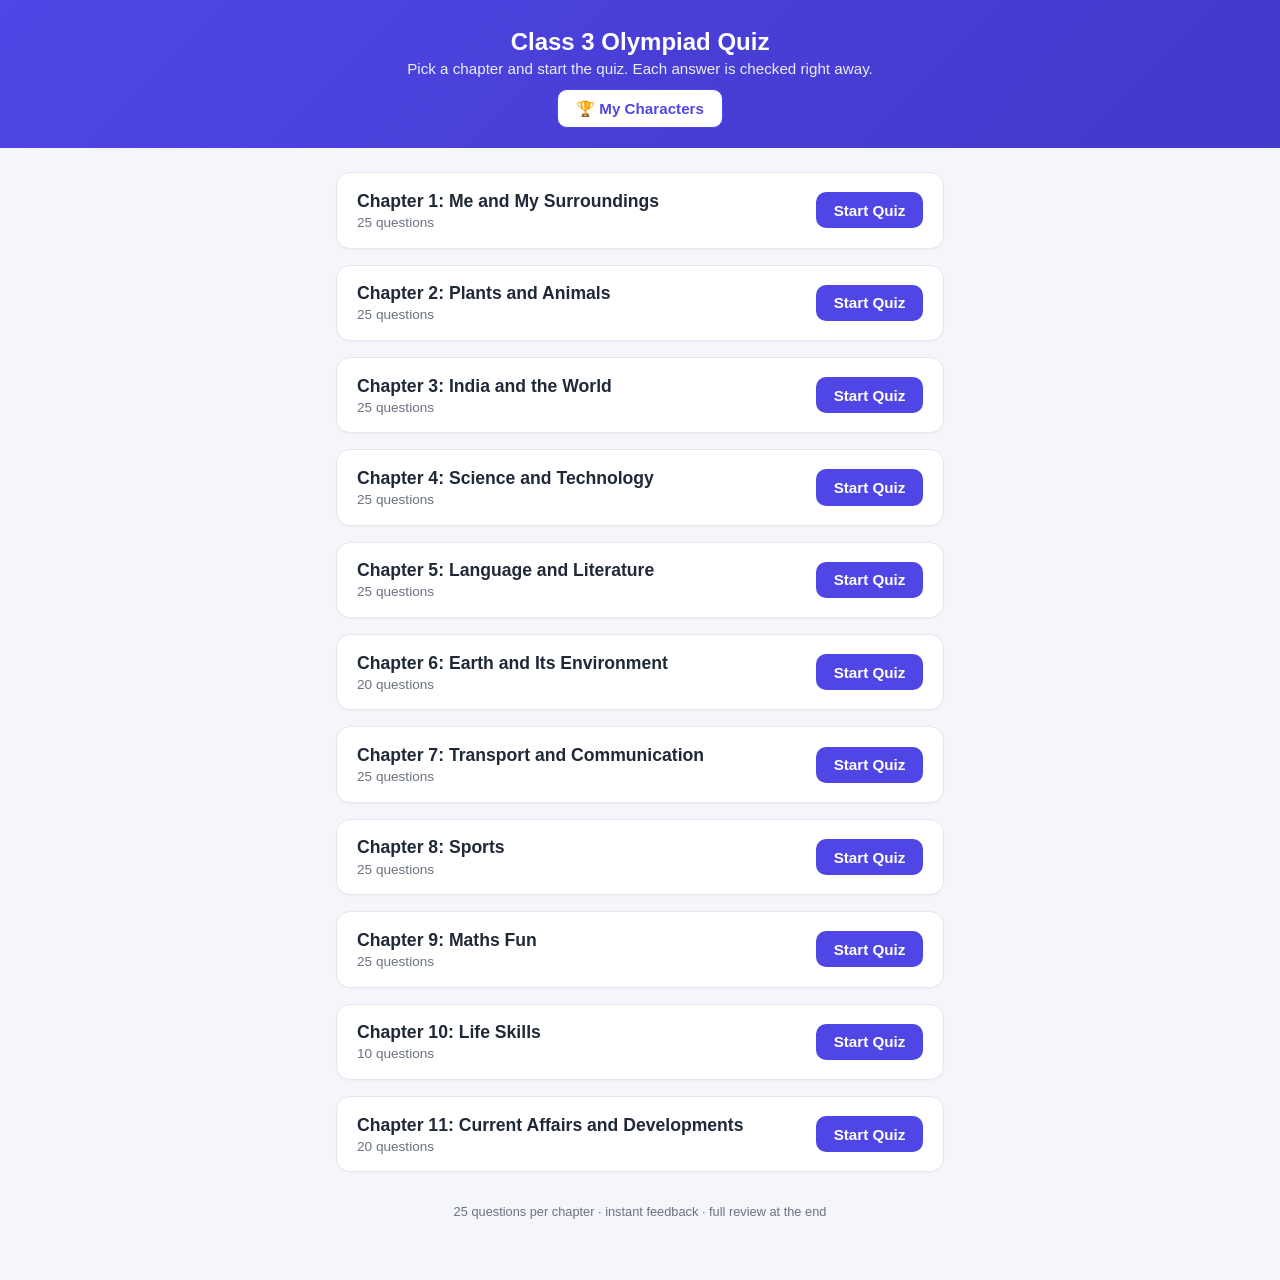
<file: index.html>
<!doctype html>
<html lang="en">
<head>
<meta charset="utf-8">
<meta name="viewport" content="width=device-width, initial-scale=1">
<title>Class 3 Olympiad Quiz</title>
<link rel="stylesheet" href="css/style.css">
</head>
<body>
  <header class="site-header">
    <h1>Class 3 Olympiad Quiz</h1>
    <p class="subtitle">Pick a chapter and start the quiz. Each answer is checked right away.</p>
    <a class="btn secondary characters-link" href="characters.html">🏆 My Characters</a>
  </header>

  <main class="chapter-list" id="chapterList" aria-live="polite">
    <p class="loading">Loading chapters&hellip;</p>
  </main>

  <footer class="site-footer">
    <p>25 questions per chapter &middot; instant feedback &middot; full review at the end</p>
  </footer>

  <script src="js/app.js"></script>
  <script>
    loadChapterList('chapterList');
  </script>
</body>
</html>
</file>
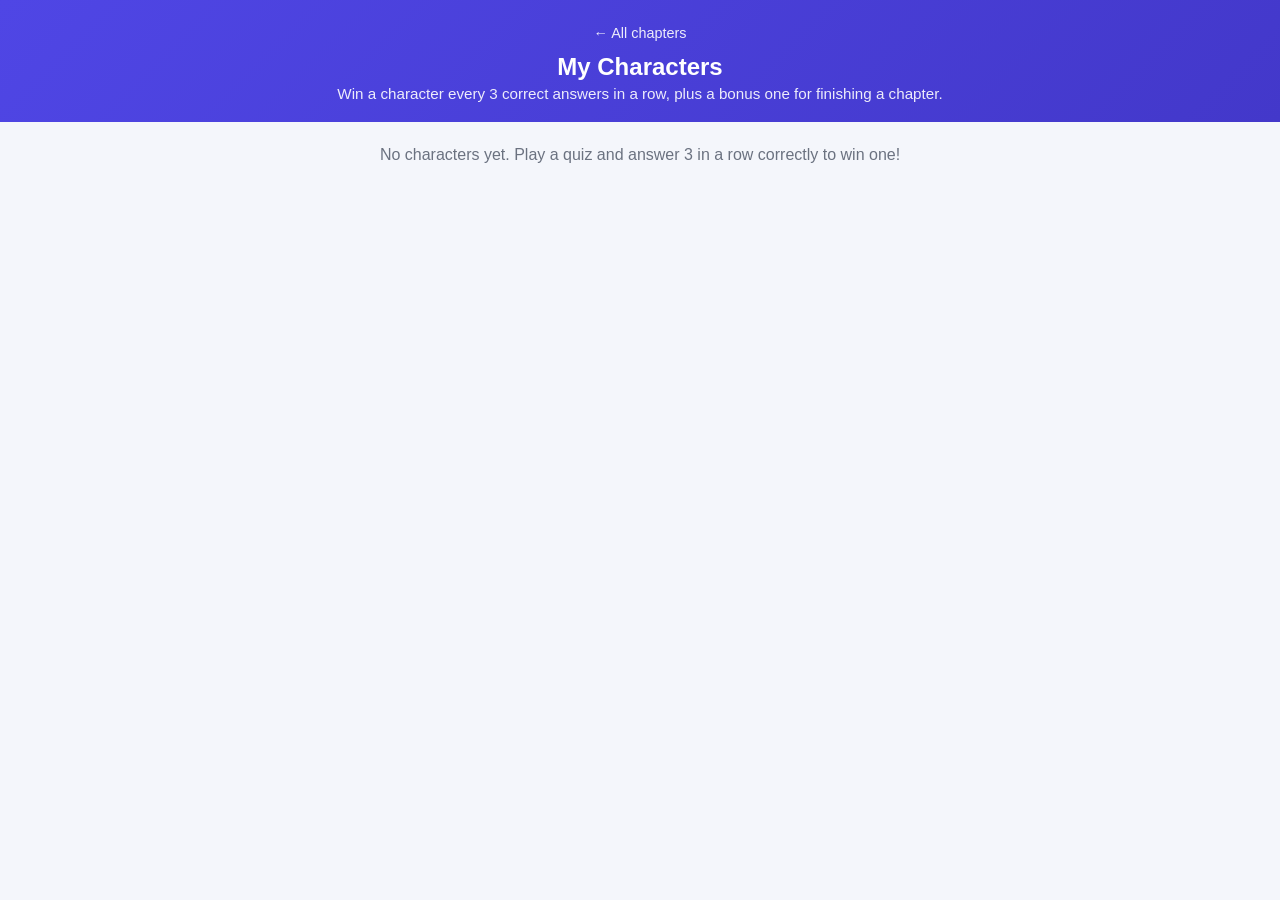
<file: characters.html>
<!doctype html>
<html lang="en">
<head>
<meta charset="utf-8">
<meta name="viewport" content="width=device-width, initial-scale=1">
<title>My Characters &ndash; Class 3 Olympiad</title>
<link rel="stylesheet" href="css/style.css">
</head>
<body>
  <header class="site-header">
    <a class="back-link" href="index.html">&larr; All chapters</a>
    <h1>My Characters</h1>
    <p class="subtitle">Win a character every 3 correct answers in a row, plus a bonus one for finishing a chapter.</p>
  </header>

  <main id="albumRoot">
    <p class="loading">Loading your collection&hellip;</p>
  </main>

  <script src="js/app.js"></script>
  <script>
    loadCharacterAlbum('albumRoot');
  </script>
</body>
</html>
</file>
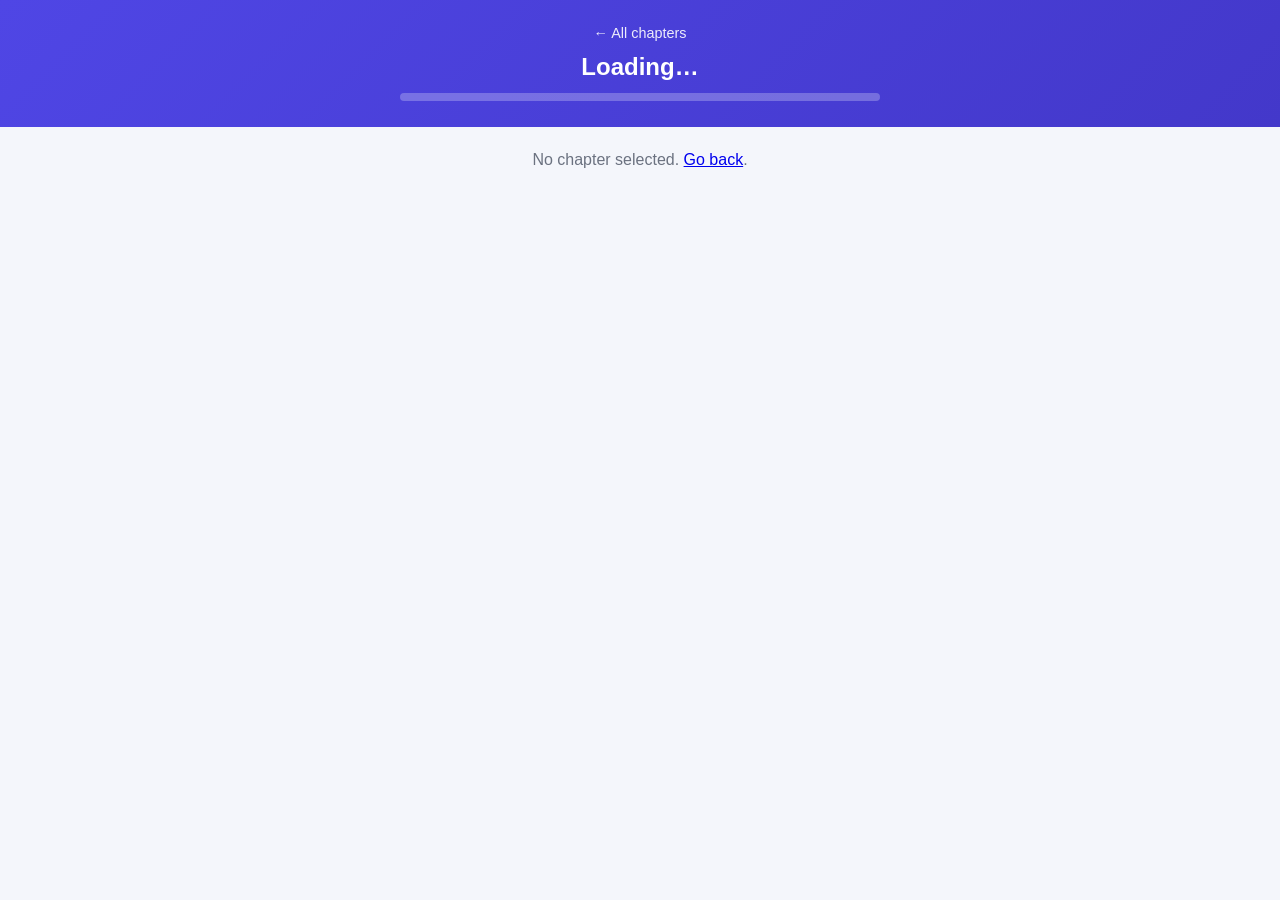
<file: quiz.html>
<!doctype html>
<html lang="en">
<head>
<meta charset="utf-8">
<meta name="viewport" content="width=device-width, initial-scale=1">
<title>Quiz &ndash; Class 3 Olympiad</title>
<link rel="stylesheet" href="css/style.css">
</head>
<body>
  <header class="site-header">
    <a class="back-link" href="index.html">&larr; All chapters</a>
    <h1 id="chapterTitle">Loading&hellip;</h1>
    <div class="progress-bar"><div class="progress-fill" id="progressFill"></div></div>
    <p class="progress-text" id="progressText"></p>
  </header>

  <main id="quizRoot">
    <p class="loading">Loading questions&hellip;</p>
  </main>

  <script src="js/app.js"></script>
  <script>
    runQuiz('quizRoot');
  </script>
</body>
</html>
</file>
<file: css/style.css>
:root {
  --bg: #f4f6fb;
  --card: #ffffff;
  --text: #1f2937;
  --muted: #6b7280;
  --primary: #4f46e5;
  --primary-dark: #4338ca;
  --correct: #16a34a;
  --correct-bg: #dcfce7;
  --wrong: #dc2626;
  --wrong-bg: #fee2e2;
  --border: #e5e7eb;
}

* { box-sizing: border-box; }

body {
  margin: 0;
  font-family: -apple-system, BlinkMacSystemFont, "Segoe UI", Roboto, Helvetica, Arial, sans-serif;
  background: var(--bg);
  color: var(--text);
  padding-bottom: 3rem;
}

.site-header {
  background: linear-gradient(135deg, var(--primary), var(--primary-dark));
  color: #fff;
  padding: 1.5rem 1rem 1.25rem;
  text-align: center;
}

.site-header h1 {
  margin: 0.25rem 0;
  font-size: 1.5rem;
}

.subtitle {
  margin: 0.25rem 0 0;
  opacity: 0.9;
  font-size: 0.95rem;
}

.back-link {
  display: inline-block;
  color: #fff;
  text-decoration: none;
  font-size: 0.9rem;
  opacity: 0.9;
  margin-bottom: 0.5rem;
}

.back-link:hover { text-decoration: underline; }

.progress-bar {
  background: rgba(255,255,255,0.25);
  border-radius: 999px;
  height: 8px;
  max-width: 480px;
  margin: 0.75rem auto 0;
  overflow: hidden;
}

.progress-fill {
  background: #fff;
  height: 100%;
  width: 0%;
  transition: width 0.25s ease;
}

.progress-text {
  margin: 0.35rem 0 0;
  font-size: 0.85rem;
  opacity: 0.9;
}

main {
  max-width: 640px;
  margin: 1.5rem auto;
  padding: 0 1rem;
}

.loading { text-align: center; color: var(--muted); }

/* Chapter list */
.chapter-card {
  background: var(--card);
  border: 1px solid var(--border);
  border-radius: 14px;
  padding: 1.1rem 1.25rem;
  margin-bottom: 1rem;
  display: flex;
  align-items: center;
  justify-content: space-between;
  gap: 1rem;
  box-shadow: 0 1px 2px rgba(0,0,0,0.03);
}

.chapter-card .chapter-info h2 {
  margin: 0 0 0.2rem;
  font-size: 1.1rem;
}

.chapter-card .chapter-info p {
  margin: 0;
  color: var(--muted);
  font-size: 0.85rem;
}

.btn {
  display: inline-block;
  background: var(--primary);
  color: #fff;
  border: none;
  border-radius: 10px;
  padding: 0.6rem 1.1rem;
  font-size: 0.95rem;
  font-weight: 600;
  text-decoration: none;
  cursor: pointer;
  white-space: nowrap;
}

.btn:hover { background: var(--primary-dark); }
.btn.secondary { background: #fff; color: var(--primary); border: 1px solid var(--primary); }
.btn.secondary:hover { background: #eef2ff; }

/* Question card */
.question-card {
  background: var(--card);
  border: 1px solid var(--border);
  border-radius: 14px;
  padding: 1.25rem;
  margin-bottom: 1rem;
}

.question-number {
  color: var(--primary);
  font-weight: 700;
  font-size: 0.85rem;
  text-transform: uppercase;
  letter-spacing: 0.03em;
}

.question-text {
  font-size: 1.08rem;
  line-height: 1.45;
  margin: 0.4rem 0 1rem;
}

.question-image {
  display: block;
  max-width: 100%;
  max-height: 260px;
  object-fit: contain;
  margin: 0 auto 1rem;
  border-radius: 10px;
  border: 1px solid var(--border);
  background: #fff;
}

.extra-images {
  display: flex;
  flex-wrap: wrap;
  gap: 0.6rem;
  justify-content: center;
  margin-bottom: 1rem;
}

.extra-images figure {
  margin: 0;
  text-align: center;
}

.extra-images img {
  width: 100px;
  height: 70px;
  object-fit: contain;
  border: 1px solid var(--border);
  border-radius: 8px;
  background: #fff;
}

.extra-images figcaption {
  font-size: 0.75rem;
  color: var(--muted);
  margin-top: 0.2rem;
}

.options {
  display: grid;
  gap: 0.6rem;
}

.option-btn {
  display: flex;
  align-items: center;
  gap: 0.7rem;
  width: 100%;
  text-align: left;
  background: #fff;
  border: 2px solid var(--border);
  border-radius: 12px;
  padding: 0.65rem 0.85rem;
  font-size: 0.98rem;
  color: var(--text);
  cursor: pointer;
  transition: border-color 0.15s, background 0.15s;
}

.option-btn:hover:not(:disabled) {
  border-color: var(--primary);
  background: #eef2ff;
}

.option-btn .option-letter {
  flex: 0 0 auto;
  width: 1.7rem;
  height: 1.7rem;
  border-radius: 50%;
  background: var(--bg);
  display: flex;
  align-items: center;
  justify-content: center;
  font-weight: 700;
  font-size: 0.85rem;
  color: var(--muted);
}

.option-btn img {
  width: 64px;
  height: 64px;
  object-fit: contain;
  border-radius: 6px;
  background: #fff;
  flex: 0 0 auto;
}

.option-btn .option-label {
  flex: 1 1 auto;
}

.option-btn:disabled { cursor: default; }

.option-btn.correct {
  border-color: var(--correct);
  background: var(--correct-bg);
}
.option-btn.correct .option-letter { background: var(--correct); color: #fff; }

.option-btn.wrong {
  border-color: var(--wrong);
  background: var(--wrong-bg);
}
.option-btn.wrong .option-letter { background: var(--wrong); color: #fff; }

.feedback {
  margin-top: 0.9rem;
  padding: 0.7rem 0.9rem;
  border-radius: 10px;
  font-size: 0.92rem;
  font-weight: 600;
}
.feedback.correct { background: var(--correct-bg); color: var(--correct); }
.feedback.wrong { background: var(--wrong-bg); color: var(--wrong); }

.actions {
  margin-top: 1.1rem;
  text-align: right;
}

/* Review / results */
.score-banner {
  background: var(--card);
  border: 1px solid var(--border);
  border-radius: 14px;
  padding: 1.5rem;
  text-align: center;
  margin-bottom: 1.25rem;
}

.score-banner .score-big {
  font-size: 2.4rem;
  font-weight: 800;
  color: var(--primary);
}

.review-item {
  background: var(--card);
  border: 1px solid var(--border);
  border-radius: 12px;
  padding: 1rem 1.1rem;
  margin-bottom: 0.75rem;
}

.review-item .review-q {
  font-weight: 600;
  margin-bottom: 0.5rem;
}

.review-line { font-size: 0.92rem; margin: 0.2rem 0; }
.review-line.your-correct { color: var(--correct); }
.review-line.your-wrong { color: var(--wrong); }
.review-line.correct-answer { color: var(--muted); }

.review-thumb {
  width: 40px;
  height: 40px;
  object-fit: contain;
  vertical-align: middle;
  margin-right: 0.4rem;
  border-radius: 4px;
  border: 1px solid var(--border);
}

.site-footer {
  text-align: center;
  color: var(--muted);
  font-size: 0.8rem;
  margin-top: 2rem;
}

/* Character rewards */
.characters-link {
  margin-top: 0.75rem;
}

.character-popup {
  position: fixed;
  top: 0;
  right: 0;
  left: 0;
  transform: translateY(0);
  background: #ffffff;
  border-bottom: 4px solid var(--primary);
  border-radius: 0 0 20px 20px;
  padding: 1.4rem 1.5rem 1.6rem;
  text-align: center;
  box-shadow: 0 10px 30px rgba(0,0,0,0.3);
  z-index: 1000;
  animation: character-pop-in 0.35s ease;
  transition: opacity 0.5s ease, transform 0.5s ease;
}

.character-popup.character-popup-hide {
  opacity: 0;
  transform: translateY(-20px);
}

.character-popup-emoji {
  font-size: 4.5rem;
  line-height: 1;
}

.character-popup-text {
  margin-top: 0.5rem;
  font-weight: 700;
  color: var(--primary-dark);
  font-size: 1.3rem;
}

@media (min-width: 720px) {
  .character-popup {
    top: 1.5rem;
    right: 1.5rem;
    left: auto;
    max-width: 320px;
    border-radius: 20px;
    border: 3px solid var(--primary);
    border-bottom: 3px solid var(--primary);
  }
}

@keyframes character-pop-in {
  0% { transform: translateY(-40px); opacity: 0; }
  60% { transform: translateY(6px); opacity: 1; }
  100% { transform: translateY(0); opacity: 1; }
}

.finish-character {
  margin: 1rem 0;
  padding: 0.9rem;
  background: var(--bg);
  border-radius: 12px;
}

.finish-character-emoji {
  font-size: 2.6rem;
}

.finish-character p {
  margin: 0.3rem 0 0;
  font-size: 0.9rem;
  color: var(--muted);
}

.album-count {
  text-align: center;
  font-weight: 700;
  color: var(--primary);
  margin-bottom: 1rem;
}

.character-grid {
  display: grid;
  grid-template-columns: repeat(auto-fill, minmax(110px, 1fr));
  gap: 0.8rem;
}

.character-tile {
  background: var(--card);
  border: 1px solid var(--border);
  border-radius: 12px;
  padding: 0.8rem 0.5rem;
  text-align: center;
}

.character-tile-emoji {
  font-size: 2.2rem;
}

.character-tile-reason {
  margin-top: 0.4rem;
  font-size: 0.7rem;
  color: var(--muted);
}
</file>
